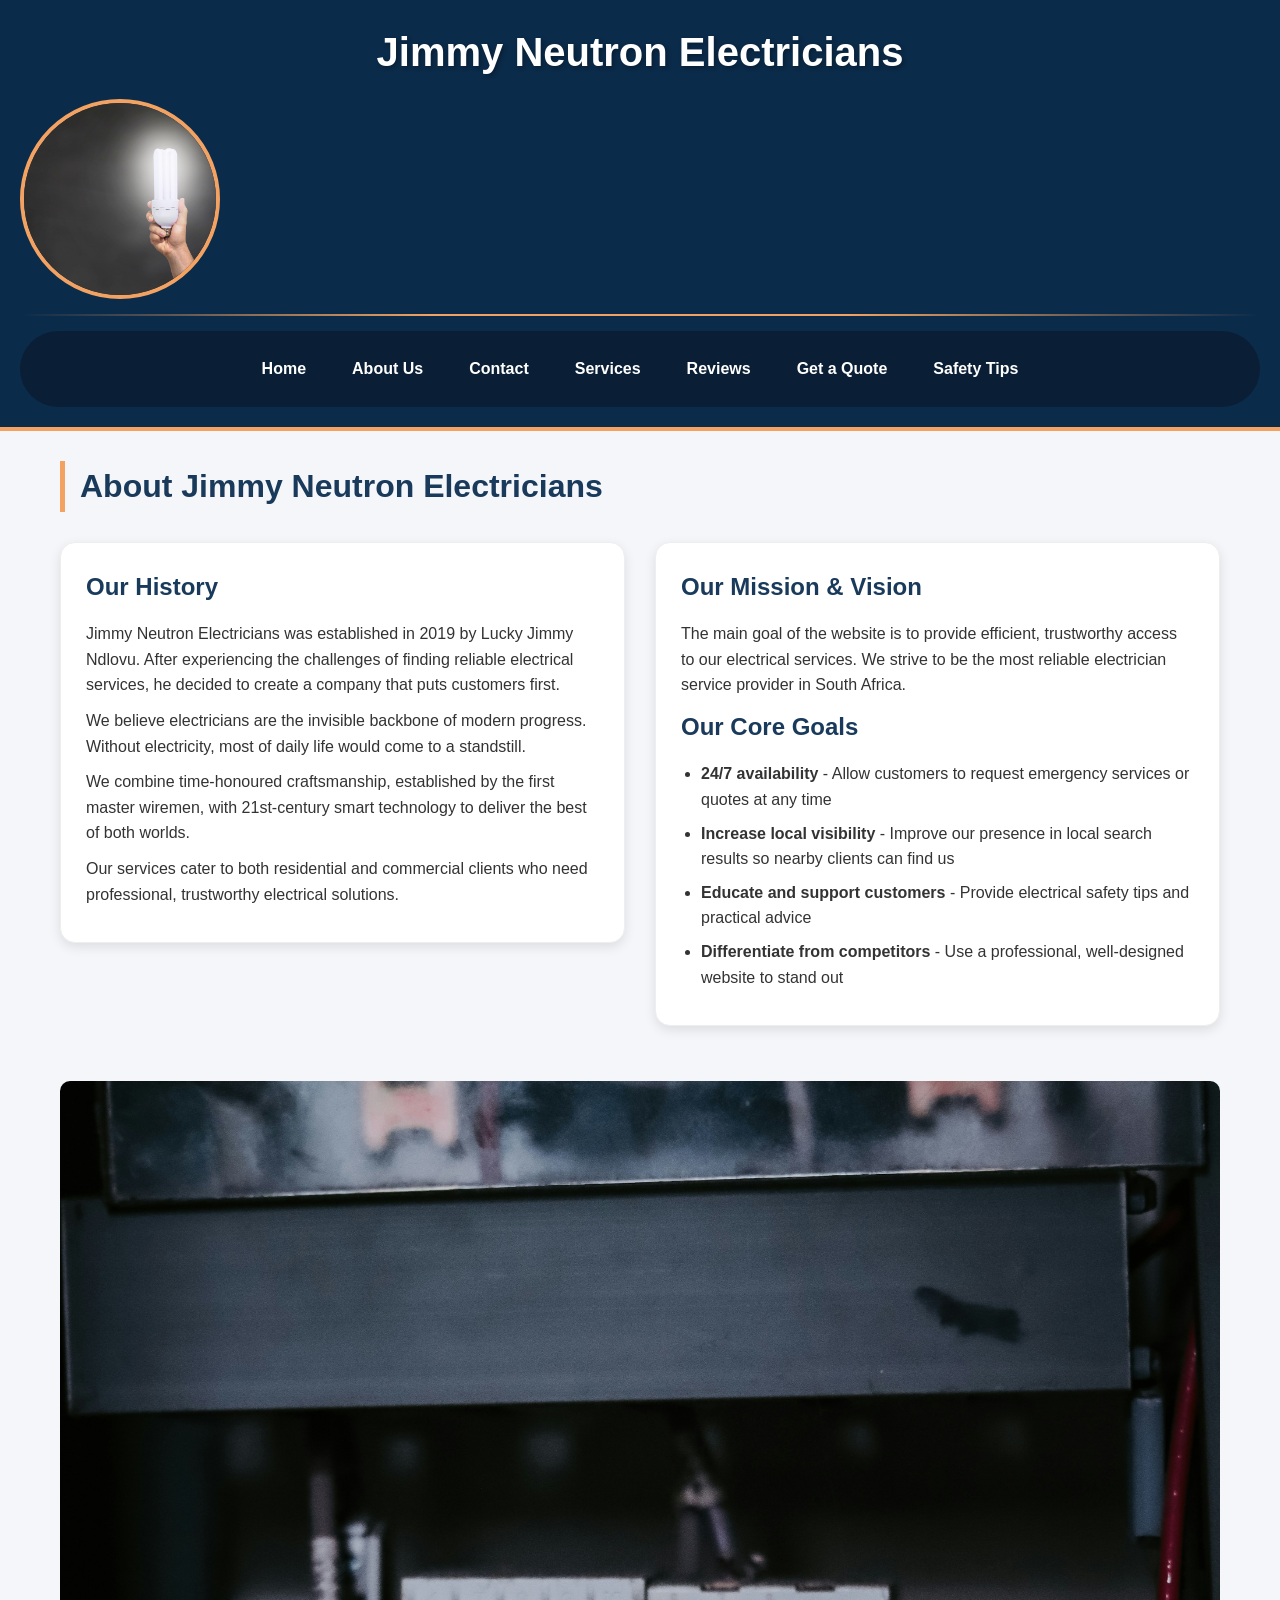
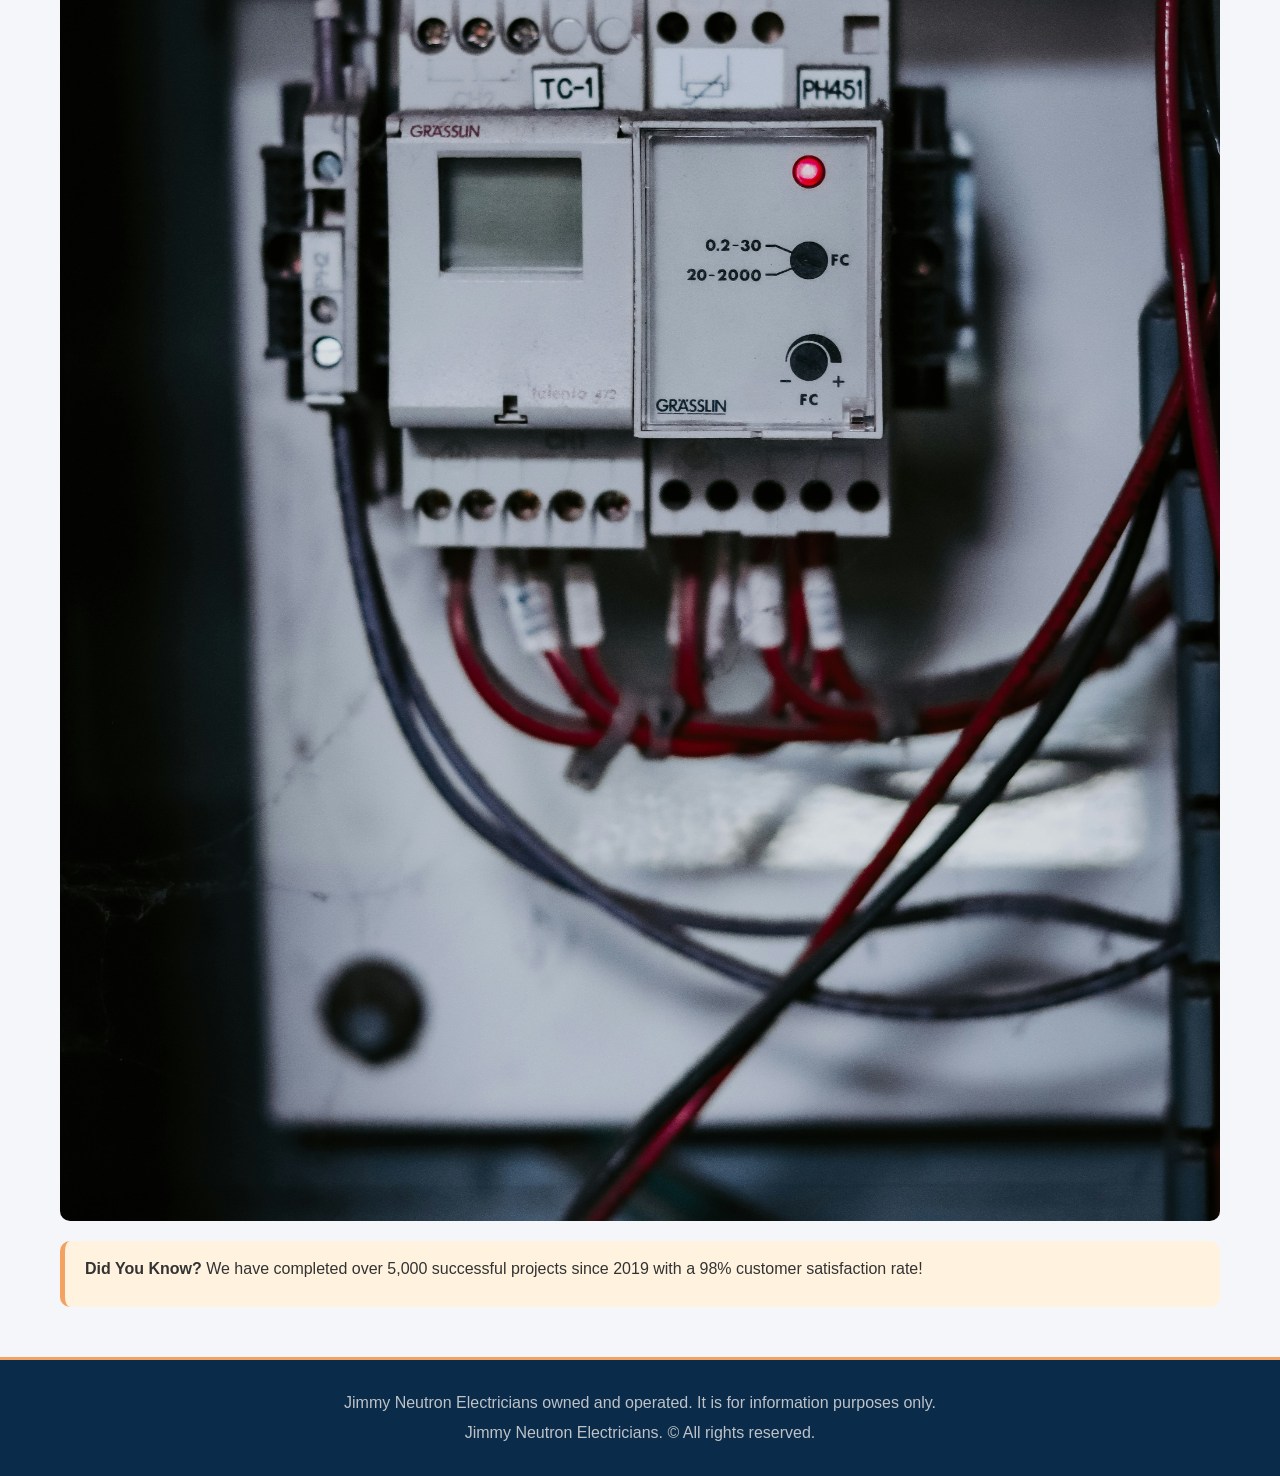
<file: about.html>
<!DOCTYPE html>
<html lang="en">
<head>
    <meta charset="UTF-8">
    <meta name="viewport" content="width=device-width, initial-scale=1.0">
    <meta name="description" content="Learn about Jimmy Neutron Electricians - licensed, experienced electricians serving South Africa since 2019.">
    <title>About Us | Jimmy Neutron Electricians</title>
    <link rel="stylesheet" href="css/style.css">
</head>
<body>
    <header>
        <h1>Jimmy Neutron Electricians</h1>
        <img
            src="img/fotorech-lamp-2663053_1920.jpg"
            alt="Jimmy Neutron Electricians Logo"
            width="200"
            height="200"
        >
        <hr>
        <nav>
            <a href="index.html">Home</a>
            <a href="about.html">About Us</a>
            <a href="contact.html">Contact</a>
            <a href="services.html">Services</a>
            <a href="review.html">Reviews</a>
            <a href="quote.html">Get a Quote</a>
            <a href="safety-tips.html">Safety Tips</a>
        </nav>
    </header>

    <main>
        <h2>About Jimmy Neutron Electricians</h2>
       
        <div class="two-column">
            <div>
                <div class="card">
                    <h3> Our History</h3>
                    <p>Jimmy Neutron Electricians was established in 2019 by Lucky Jimmy Ndlovu. After experiencing the challenges of finding reliable electrical services, he decided to create a company that puts customers first.</p>
                    <p>We believe electricians are the invisible backbone of modern progress. Without electricity, most of daily life would come to a standstill.</p>
                    <p>We combine time-honoured craftsmanship, established by the first master wiremen, with 21st-century smart technology to deliver the best of both worlds.</p>
                    <p>Our services cater to both residential and commercial clients who need professional, trustworthy electrical solutions.</p>
                </div>
            </div>
           
            <div>
                <div class="card">
                    <h3> Our Mission & Vision</h3>
                    <p>The main goal of the website is to provide efficient, trustworthy access to our electrical services. We strive to be the most reliable electrician service provider in South Africa.</p>
                   
                    <h3>Our Core Goals</h3>
                    <ul>
                        <li><strong>24/7 availability</strong> - Allow customers to request emergency services or quotes at any time</li>
                        <li><strong>Increase local visibility</strong> - Improve our presence in local search results so nearby clients can find us</li>
                        <li><strong>Educate and support customers</strong> - Provide electrical safety tips and practical advice</li>
                        <li><strong>Differentiate from competitors</strong> - Use a professional, well-designed website to stand out</li>
                    </ul>
                </div>
            </div>
        </div>

        <img
            src="img/price.jpg"
            alt="Electrical connection image"
            class="responsive-img"
        >

        <div class="quote-highlight">
            <p><strong>Did You Know?</strong> We have completed over 5,000 successful projects since 2019 with a 98% customer satisfaction rate!</p>
        </div>
    </main>

    <footer>
        <p>Jimmy Neutron Electricians owned and operated. It is for information purposes only.</p>
        <p>Jimmy Neutron Electricians. © All rights reserved.</p>
    </footer>

    <script src="js/script.js"></script>
</body>
</html>
</file>
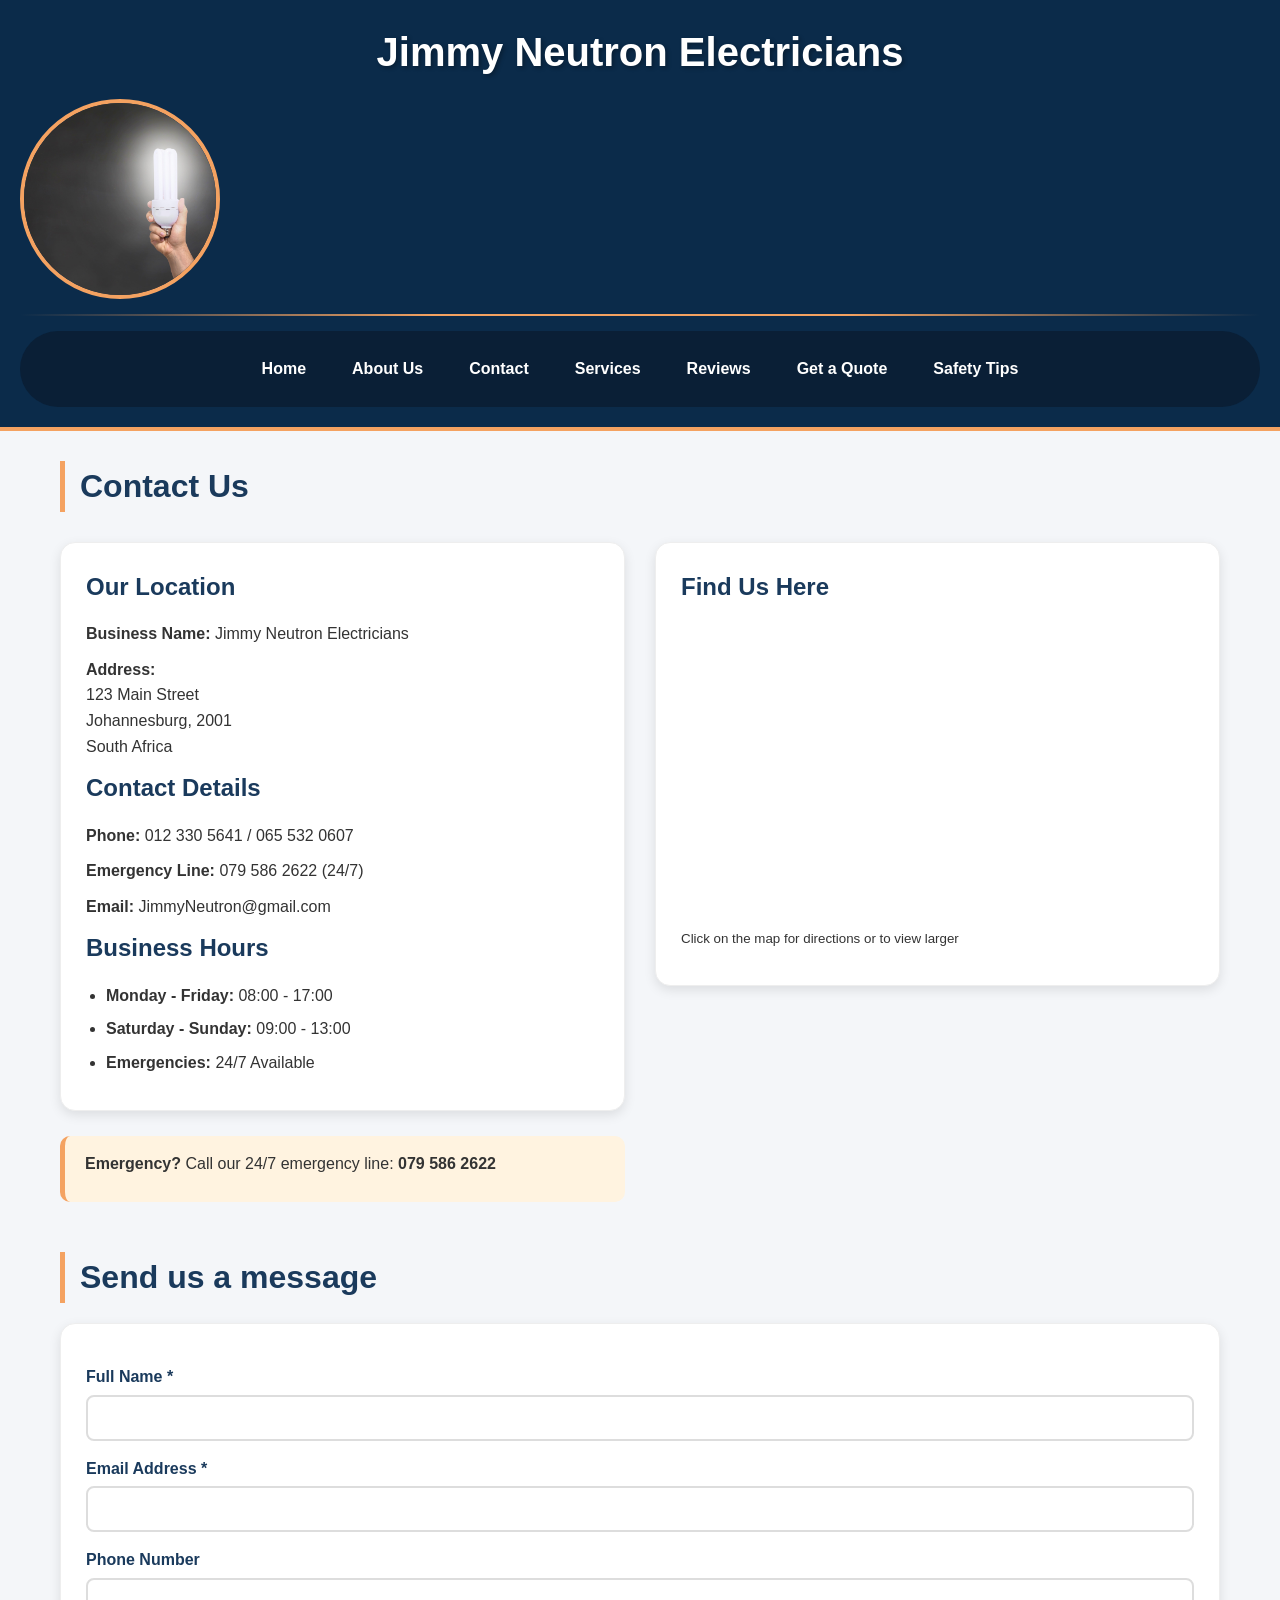
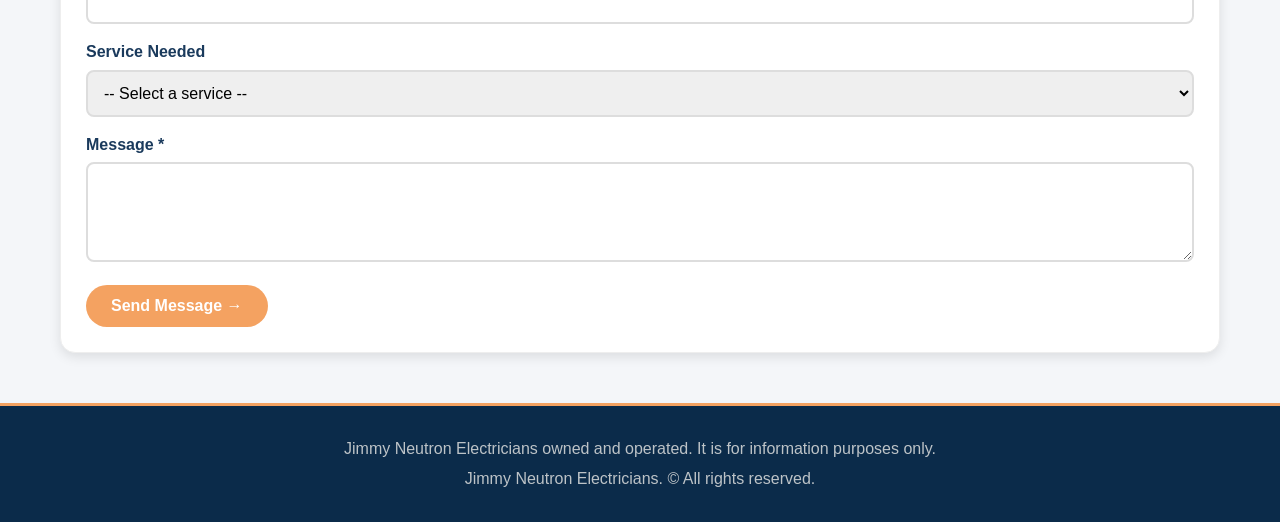
<file: contact.html>
<!DOCTYPE html>
<html lang="en">
<head>
    <meta charset="UTF-8">
    <meta name="viewport" content="width=device-width, initial-scale=1.0">
    <meta name="description" content="Contact Jimmy Neutron Electricians - Get in touch for electrical services, quotes, and emergency assistance in South Africa.">
    <title>Contact Us | Jimmy Neutron Electricians</title>
    <link rel="stylesheet" href="css/style.css">
</head>
<body>
    <header>
        <h1>Jimmy Neutron Electricians</h1>
        <img
            src="img/fotorech-lamp-2663053_1920.jpg"
            alt="Jimmy Neutron Electricians Logo"
            width="200"
            height="200"
        >
        <hr>
        <nav>
            <a href="index.html">Home</a>
            <a href="about.html">About Us</a>
            <a href="contact.html">Contact</a>
            <a href="services.html">Services</a>
            <a href="review.html">Reviews</a>
            <a href="quote.html">Get a Quote</a>
            <a href="safety-tips.html">Safety Tips</a>
        </nav>
    </header>

    <main>
        <h2>Contact Us</h2>
       
        <div class="two-column">
            <!-- Left Column: Contact Info -->
            <div>
                <div class="card">
                    <h3> Our Location</h3>
                    <p><strong>Business Name:</strong> Jimmy Neutron Electricians</p>
                    <p><strong>Address:</strong><br>
                    123 Main Street<br>
                    Johannesburg, 2001<br>
                    South Africa</p>
                   
                    <h3> Contact Details</h3>
                    <p><strong>Phone:</strong> 012 330 5641 / 065 532 0607</p>
                    <p><strong>Emergency Line:</strong> 079 586 2622 (24/7)</p>
                    <p><strong>Email:</strong> JimmyNeutron@gmail.com</p>
                   
                    <h3>Business Hours</h3>
                    <ul>
                        <li><strong>Monday - Friday:</strong> 08:00 - 17:00</li>
                        <li><strong>Saturday - Sunday:</strong> 09:00 - 13:00</li>
                        <li><strong>Emergencies:</strong> 24/7 Available</li>
                    </ul>
                </div>

                <div class="quote-highlight">
                    <p> <strong>Emergency?</strong> Call our 24/7 emergency line: <strong>079 586 2622</strong></p>
                </div>
            </div>

            <!-- Right Column: Google Map -->
            <div>
                <div class="card">
                    <h3> Find Us Here</h3>
                    <div class="map-container">
                        <iframe
                            src="https://www.google.com/maps/embed?pb=!1m18!1m12!1m3!1d3581.234567890123!2d28.047305!3d-26.195246!2m3!1f0!2f0!3f0!3m2!1i1024!2i768!4f13.1!3m3!1m2!1s0x1e950c1a5c9a6b6b%3A0x2b3a8f8c9e5a6b7c!2sJohannesburg%2C%20South%20Africa!5e0!3m2!1sen!2sza!4v1700000000000!5m2!1sen!2sza"
                            width="100%"
                            height="100%"
                            style="border:0;"
                            allowfullscreen=""
                            loading="lazy">
                        </iframe>
                    </div>
                    <p><small> Click on the map for directions or to view larger</small></p>
                </div>
            </div>
        </div>

        <!-- Contact Form with Validation -->
        <h2>Send us a message</h2>
        <div class="card">
            <form id="contactForm" action="#" method="post">
                <label for="name">Full Name *</label>
                <input type="text" id="name" name="name" required>
               
                <label for="email">Email Address *</label>
                <input type="email" id="email" name="email" required>
               
                <label for="phone">Phone Number</label>
                <input type="tel" id="phone" name="phone">
               
                <label for="service">Service Needed</label>
                <select id="service" name="service">
                    <option value="">-- Select a service --</option>
                    <option value="repairs">Repairs & Maintenance</option>
                    <option value="installations">New Installations</option>
                    <option value="lighting">Lighting Solutions</option>
                    <option value="upgrades">Electrical Upgrades</option>
                    <option value="emergency">Emergency Service</option>
                    <option value="quote">Request a Quote</option>
                </select>
               
                <label for="message">Message *</label>
                <textarea id="message" name="message" rows="4" required></textarea>
               
                <button type="submit" class="btn">Send Message →</button>
            </form>
        </div>
    </main>

    <footer>
        <p>Jimmy Neutron Electricians owned and operated. It is for information purposes only.</p>
        <p>Jimmy Neutron Electricians. © All rights reserved.</p>
    </footer>

    <script src="js/script.js"></script>
</body>
</html>
</file>
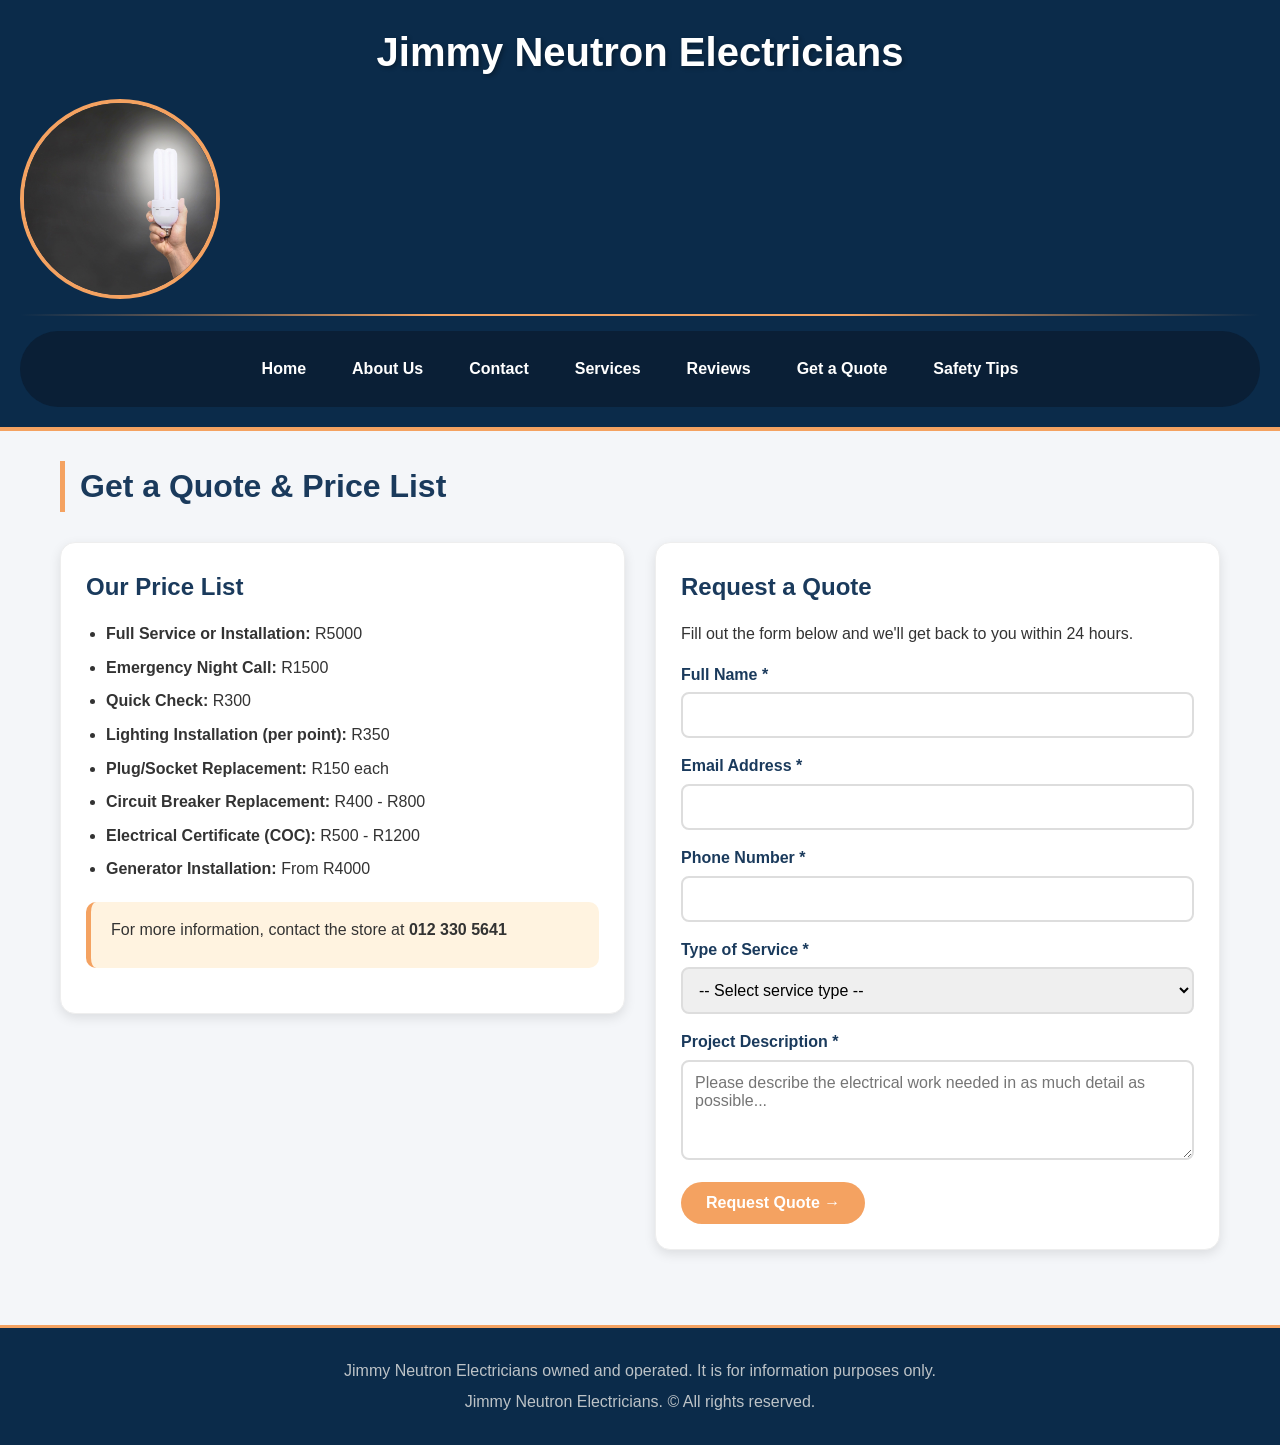
<file: quote.html>
<!DOCTYPE html>
<html lang="en">
<head>
    <meta charset="UTF-8">
    <meta name="viewport" content="width=device-width, initial-scale=1.0">
    <meta name="description" content="Get a free quote for electrical services from Jimmy Neutron Electricians. View our price list and request a quote online.">
    <title>Get a Quote | Jimmy Neutron Electricians</title>
    <link rel="stylesheet" href="css/style.css">
</head>
<body>
    <header>
        <h1>Jimmy Neutron Electricians</h1>
        <img
            src="img/fotorech-lamp-2663053_1920.jpg"
            alt="Jimmy Neutron Electricians Logo"
            width="200"
            height="200"
        >
        <hr>
        <nav>
            <a href="index.html">Home</a>
            <a href="about.html">About Us</a>
            <a href="contact.html">Contact</a>
            <a href="services.html">Services</a>
            <a href="review.html">Reviews</a>
            <a href="quote.html">Get a Quote</a>
            <a href="safety-tips.html">Safety Tips</a>
        </nav>
    </header>

    <main>
        <h2>Get a Quote & Price List</h2>
       
        <div class="two-column">
            <!-- Left Column: Price List -->
            <div>
                <div class="card">
                    <h3> Our Price List</h3>
                    <ul>
                        <li><strong>Full Service or Installation:</strong> R5000</li>
                        <li><strong>Emergency Night Call:</strong> R1500</li>
                        <li><strong>Quick Check:</strong> R300</li>
                        <li><strong>Lighting Installation (per point):</strong> R350</li>
                        <li><strong>Plug/Socket Replacement:</strong> R150 each</li>
                        <li><strong>Circuit Breaker Replacement:</strong> R400 - R800</li>
                        <li><strong>Electrical Certificate (COC):</strong> R500 - R1200</li>
                        <li><strong>Generator Installation:</strong> From R4000</li>
                    </ul>
                    <div class="quote-highlight">
                        <p> For more information, contact the store at <strong>012 330 5641</strong></p>
                    </div>
                </div>
            </div>

            <!-- Right Column: Quote Form -->
            <div>
                <div class="card">
                    <h3> Request a Quote</h3>
                    <p>Fill out the form below and we'll get back to you within 24 hours.</p>
                   
                    <form id="quoteForm" action="#" method="post">
                        <label for="fullname">Full Name *</label>
                        <input type="text" id="fullname" name="fullname" required>
                       
                        <label for="email">Email Address *</label>
                        <input type="email" id="email" name="email" required>
                       
                        <label for="phone">Phone Number *</label>
                        <input type="tel" id="phone" name="phone" required>
                       
                        <label for="service-type">Type of Service *</label>
                        <select id="service-type" name="service-type" required>
                            <option value="">-- Select service type --</option>
                            <option value="repairs">Electrical Repairs</option>
                            <option value="installations">New Installations</option>
                            <option value="lighting">Lighting Installation/Upgrade</option>
                            <option value="panel">Panel/DB Board Upgrade</option>
                            <option value="wiring">Complete Rewiring</option>
                            <option value="inspection">Safety Inspection/CoC</option>
                            <option value="emergency">Emergency Service</option>
                            <option value="other">Other</option>
                        </select>
                       
                        <label for="description">Project Description *</label>
                        <textarea id="description" name="description" rows="4" placeholder="Please describe the electrical work needed in as much detail as possible..." required></textarea>
                       
                        <button type="submit" class="btn">Request Quote →</button>
                    </form>
                </div>
            </div>
        </div>
    </main>

    <footer>
        <p>Jimmy Neutron Electricians owned and operated. It is for information purposes only.</p>
        <p>Jimmy Neutron Electricians. © All rights reserved.</p>
    </footer>

    <script src="js/script.js"></script>
</body>
</html>
</file>
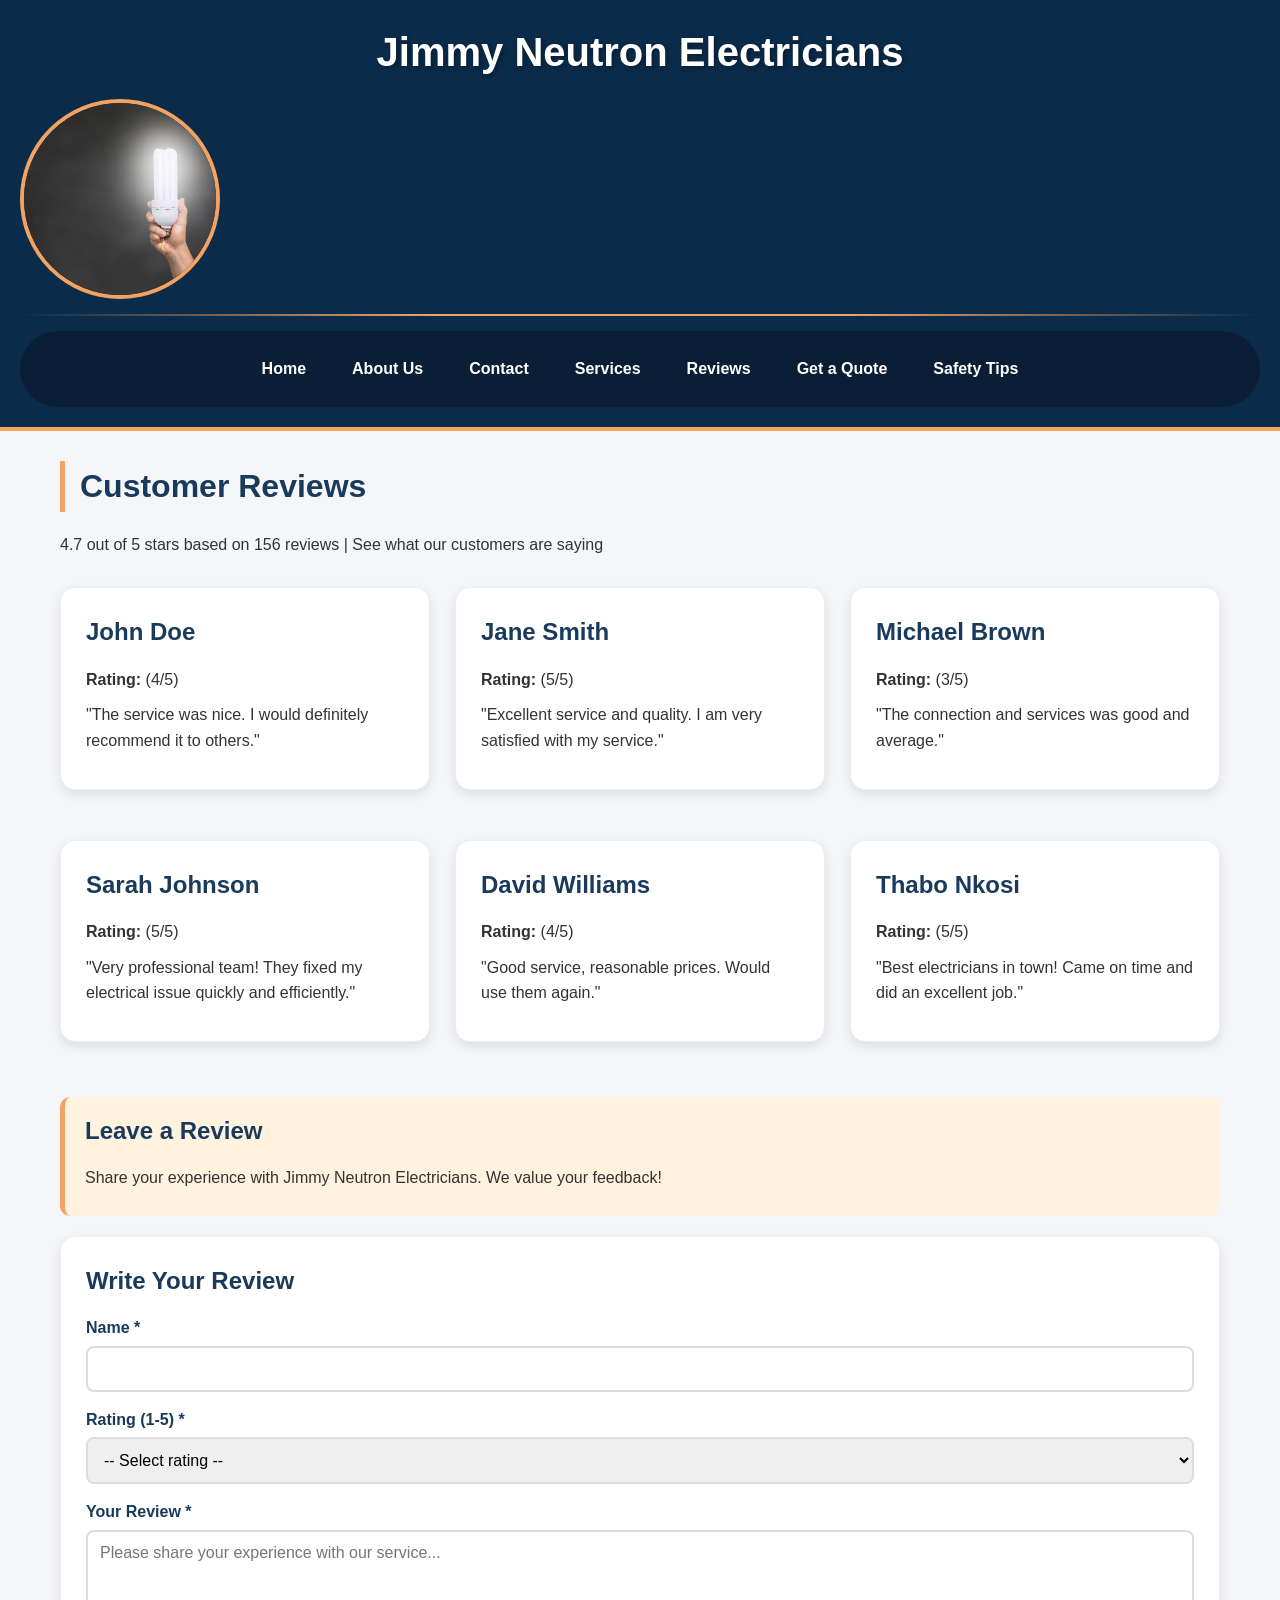
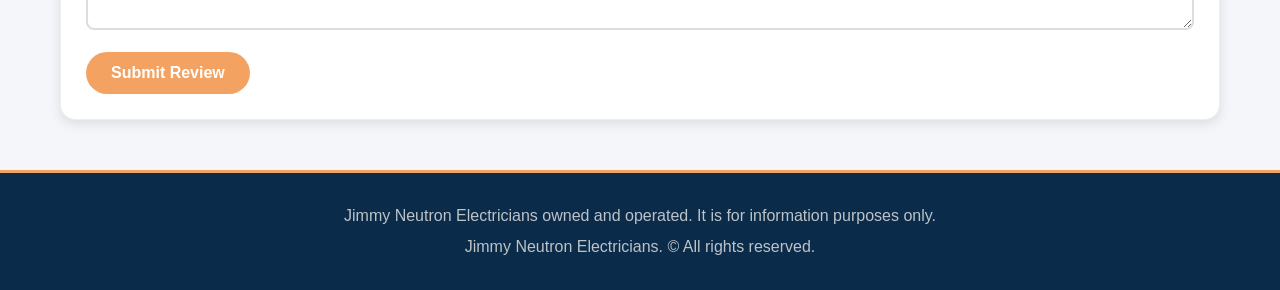
<file: review.html>
<!DOCTYPE html>
<html lang="en">
<head>
    <meta charset="UTF-8">
    <meta name="viewport" content="width=device-width, initial-scale=1.0">
    <meta name="description" content="Read customer reviews for Jimmy Neutron Electricians. See what our clients say about our electrical services.">
    <title>Customer Reviews | Jimmy Neutron Electricians</title>
    <link rel="stylesheet" href="css/style.css">
</head>
<body>
    <header>
        <h1>Jimmy Neutron Electricians</h1>
        <img
            src="img/fotorech-lamp-2663053_1920.jpg"
            alt="Jimmy Neutron Electricians Logo"
            width="200"
            height="200"
        >
        <hr>
        <nav>
            <a href="index.html">Home</a>
            <a href="about.html">About Us</a>
            <a href="contact.html">Contact</a>
            <a href="services.html">Services</a>
            <a href="review.html">Reviews</a>
            <a href="quote.html">Get a Quote</a>
            <a href="safety-tips.html">Safety Tips</a>
        </nav>
    </header>

    <main>
        <h2>Customer Reviews</h2>
        <p> 4.7 out of 5 stars based on 156 reviews | See what our customers are saying</p>

        <!-- Grid Layout for Reviews -->
        <div class="grid-container">
            <div class="card">
                <h3>John Doe</h3>
                <p><strong>Rating:</strong>  (4/5)</p>
                <p>"The service was nice. I would definitely recommend it to others."</p>
            </div>
           
            <div class="card">
                <h3>Jane Smith</h3>
                <p><strong>Rating:</strong> (5/5)</p>
                <p>"Excellent service and quality. I am very satisfied with my service."</p>
            </div>
           
            <div class="card">
                <h3>Michael Brown</h3>
                <p><strong>Rating:</strong> (3/5)</p>
                <p>"The connection and services was good and average."</p>
            </div>
           
            <div class="card">
                <h3>Sarah Johnson</h3>
                <p><strong>Rating:</strong>  (5/5)</p>
                <p>"Very professional team! They fixed my electrical issue quickly and efficiently."</p>
            </div>
           
            <div class="card">
                <h3>David Williams</h3>
                <p><strong>Rating:</strong>  (4/5)</p>
                <p>"Good service, reasonable prices. Would use them again."</p>
            </div>
           
            <div class="card">
                <h3>Thabo Nkosi</h3>
                <p><strong>Rating:</strong> (5/5)</p>
                <p>"Best electricians in town! Came on time and did an excellent job."</p>
            </div>
        </div>

        <!-- Review Form -->
        <div class="quote-highlight">
            <h3> Leave a Review</h3>
            <p>Share your experience with Jimmy Neutron Electricians. We value your feedback!</p>
        </div>

        <div class="card">
            <h3>Write Your Review</h3>
            <form id="reviewForm" action="#" method="post">
                <label for="review-name">Name *</label>
                <input type="text" id="review-name" name="name" required>
               
                <label for="review-rating">Rating (1-5) *</label>
                <select id="review-rating" name="rating" required>
                    <option value="">-- Select rating --</option>
                    <option value="5">(5/5) - Excellent</option>
                    <option value="4"> (4/5) - Very Good</option>
                    <option value="3"> (3/5) - Average</option>
                    <option value="2"> (2/5) - Poor</option>
                    <option value="1"> (1/5) - Very Poor</option>
                </select>
               
                <label for="review-text">Your Review *</label>
                <textarea id="review-text" name="review" rows="4" placeholder="Please share your experience with our service..." required></textarea>
               
                <button type="submit" class="btn">Submit Review</button>
            </form>
        </div>
    </main>

    <footer>
        <p>Jimmy Neutron Electricians owned and operated. It is for information purposes only.</p>
        <p>Jimmy Neutron Electricians. © All rights reserved.</p>
    </footer>

    <script src="js/script.js"></script>
</body>
</html>
</file>
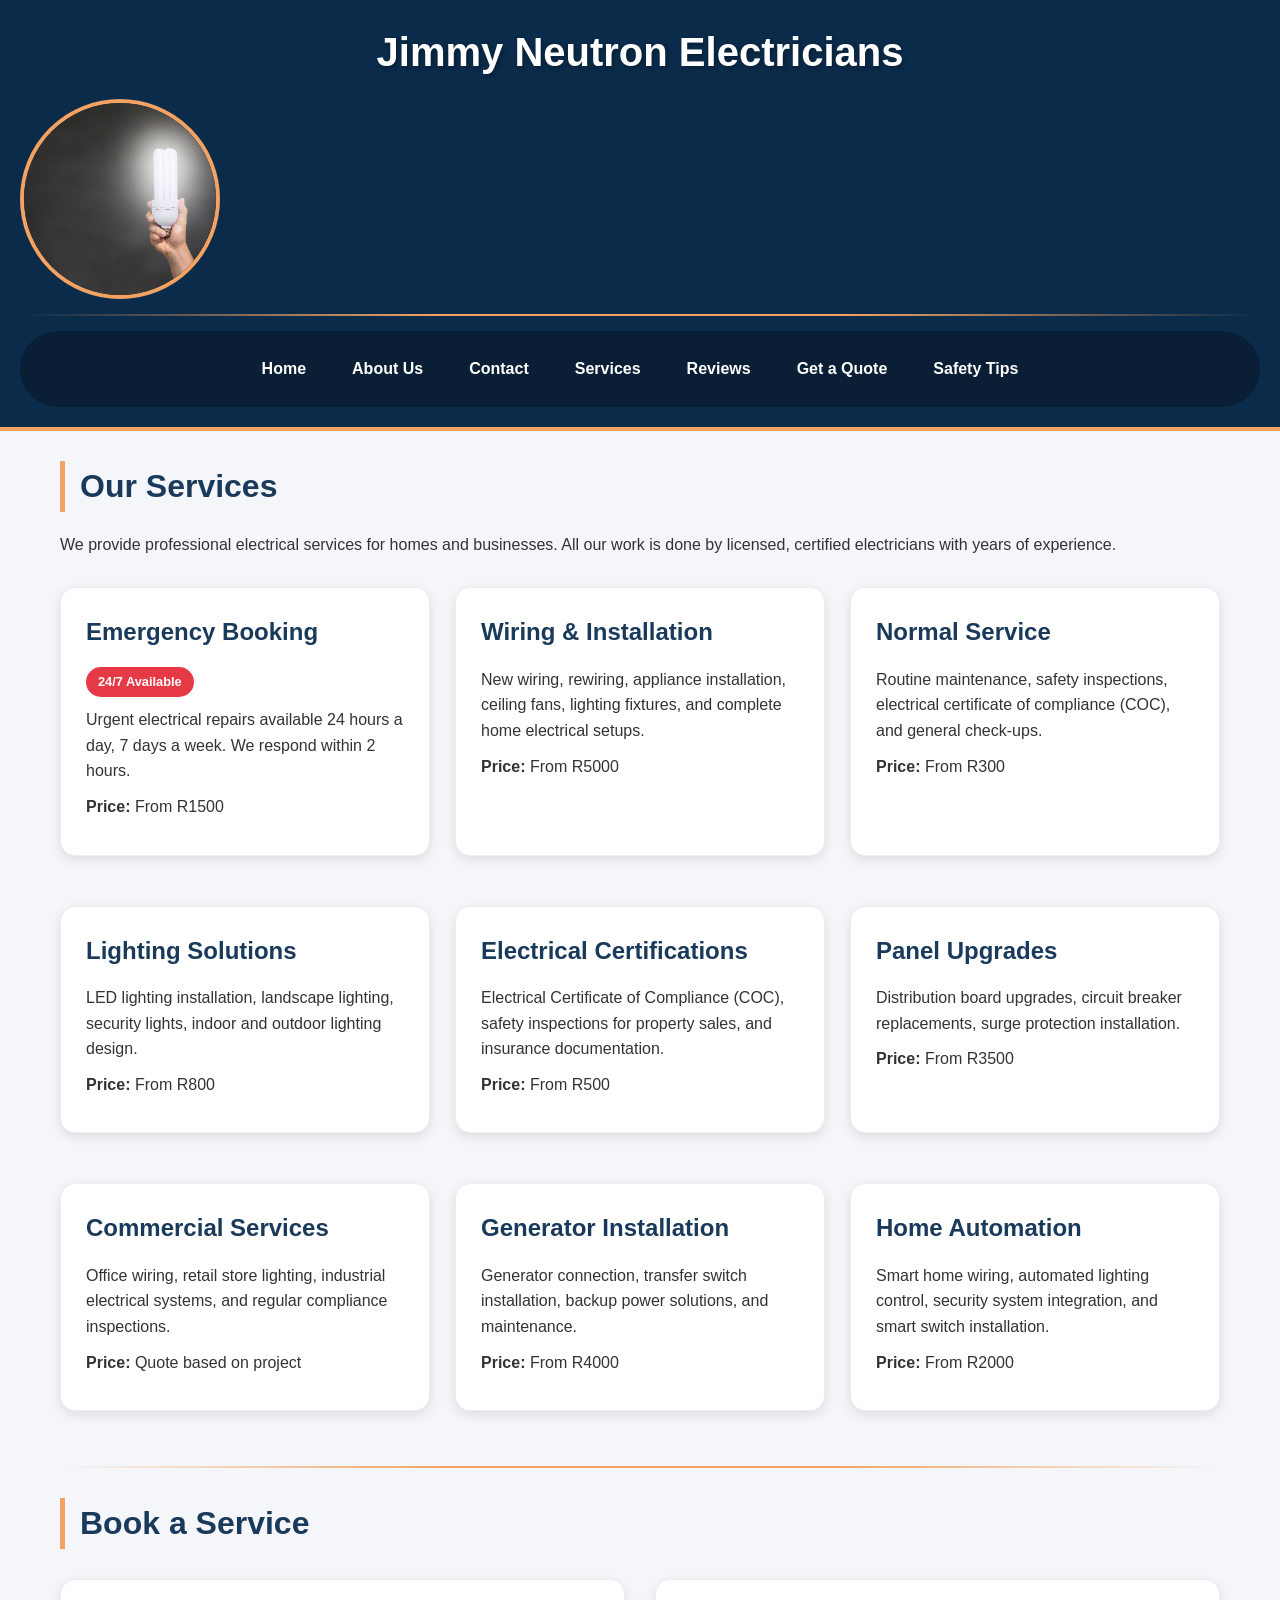
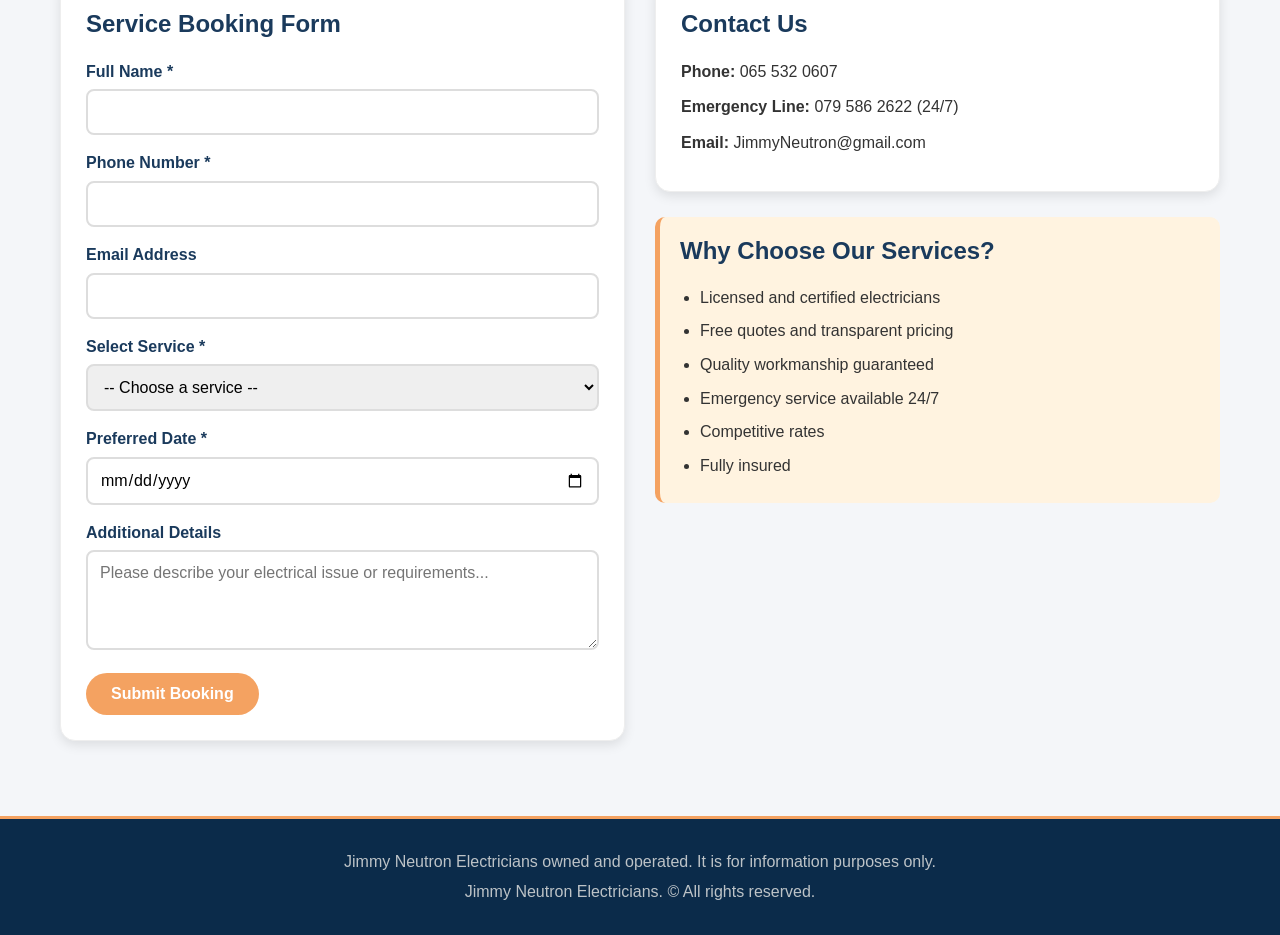
<file: services.html>
<!DOCTYPE html>
<html lang="en">
<head>
    <meta charset="UTF-8">
    <meta name="viewport" content="width=device-width, initial-scale=1.0">
    <meta name="description" content="Professional electrical services from Jimmy Neutron Electricians. Emergency repairs, wiring installations, maintenance, and more.">
    <title>Services | Jimmy Neutron Electricians</title>
    <link rel="stylesheet" href="css/style.css">
</head>
<body>
    <header>
        <h1>Jimmy Neutron Electricians</h1>
        <img
            src="img/fotorech-lamp-2663053_1920.jpg"
            alt="Jimmy Neutron Electricians Logo"
            width="200"
            height="200"
        >
        <hr>
        <nav>
            <a href="index.html">Home</a>
            <a href="about.html">About Us</a>
            <a href="contact.html">Contact</a>
            <a href="services.html">Services</a>
            <a href="review.html">Reviews</a>
            <a href="quote.html">Get a Quote</a>
            <a href="safety-tips.html">Safety Tips</a>
        </nav>
    </header>

    <main>
        <h2>Our Services</h2>
        <p>We provide professional electrical services for homes and businesses. All our work is done by licensed, certified electricians with years of experience.</p>

        <!-- Grid Layout for Services -->
        <div class="grid-container">
            <div class="card">
                <h3> Emergency Booking</h3>
                <p><span class="emergency-badge">24/7 Available</span></p>
                <p>Urgent electrical repairs available 24 hours a day, 7 days a week. We respond within 2 hours.</p>
                <p><strong>Price:</strong> From R1500</p>
            </div>
           
            <div class="card">
                <h3> Wiring & Installation</h3>
                <p>New wiring, rewiring, appliance installation, ceiling fans, lighting fixtures, and complete home electrical setups.</p>
                <p><strong>Price:</strong> From R5000</p>
            </div>
           
            <div class="card">
                <h3> Normal Service</h3>
                <p>Routine maintenance, safety inspections, electrical certificate of compliance (COC), and general check-ups.</p>
                <p><strong>Price:</strong> From R300</p>
            </div>
           
            <div class="card">
                <h3> Lighting Solutions</h3>
                <p>LED lighting installation, landscape lighting, security lights, indoor and outdoor lighting design.</p>
                <p><strong>Price:</strong> From R800</p>
            </div>
           
            <div class="card">
                <h3> Electrical Certifications</h3>
                <p>Electrical Certificate of Compliance (COC), safety inspections for property sales, and insurance documentation.</p>
                <p><strong>Price:</strong> From R500</p>
            </div>
           
            <div class="card">
                <h3>Panel Upgrades</h3>
                <p>Distribution board upgrades, circuit breaker replacements, surge protection installation.</p>
                <p><strong>Price:</strong> From R3500</p>
            </div>
           
            <div class="card">
                <h3> Commercial Services</h3>
                <p>Office wiring, retail store lighting, industrial electrical systems, and regular compliance inspections.</p>
                <p><strong>Price:</strong> Quote based on project</p>
            </div>
           
            <div class="card">
                <h3> Generator Installation</h3>
                <p>Generator connection, transfer switch installation, backup power solutions, and maintenance.</p>
                <p><strong>Price:</strong> From R4000</p>
            </div>
           
            <div class="card">
                <h3> Home Automation</h3>
                <p>Smart home wiring, automated lighting control, security system integration, and smart switch installation.</p>
                <p><strong>Price:</strong> From R2000</p>
            </div>
        </div>

        <hr>

        <!-- Booking Form -->
        <h2>Book a Service</h2>
        <div class="two-column">
            <div>
                <div class="card">
                    <h3> Service Booking Form</h3>
                    <form id="bookingForm" action="#" method="post">
                        <label for="booking-name">Full Name *</label>
                        <input type="text" id="booking-name" name="name" required>
                       
                        <label for="booking-phone">Phone Number *</label>
                        <input type="tel" id="booking-phone" name="phone" required>
                       
                        <label for="booking-email">Email Address</label>
                        <input type="email" id="booking-email" name="email">
                       
                        <label for="booking-service">Select Service *</label>
                        <select id="booking-service" name="service" required>
                            <option value="">-- Choose a service --</option>
                            <option value="emergency">Emergency Booking (24/7) - R1500</option>
                            <option value="wiring">Wiring & Installation - R5000+</option>
                            <option value="normal">Normal Service - R300+</option>
                            <option value="lighting">Lighting Solutions - R800+</option>
                            <option value="certification">Electrical Certification - R500+</option>
                            <option value="panel">Panel Upgrade - R3500+</option>
                            <option value="commercial">Commercial Services - Quote Based</option>
                            <option value="generator">Generator Installation - R4000+</option>
                            <option value="automation">Home Automation - R2000+</option>
                        </select>
                       
                        <label for="booking-date">Preferred Date *</label>
                        <input type="date" id="booking-date" name="date" required>
                       
                        <label for="booking-details">Additional Details</label>
                        <textarea id="booking-details" name="details" rows="4" placeholder="Please describe your electrical issue or requirements..."></textarea>
                       
                        <button type="submit" class="btn">Submit Booking</button>
                    </form>
                </div>
            </div>
           
            <div>
                <div class="card">
                    <h3> Contact Us</h3>
                    <p><strong>Phone:</strong> 065 532 0607</p>
                    <p><strong>Emergency Line:</strong> 079 586 2622 (24/7)</p>
                    <p><strong>Email:</strong> JimmyNeutron@gmail.com</p>
                </div>

                <div class="quote-highlight">
                    <h3> Why Choose Our Services?</h3>
                    <ul>
                        <li>Licensed and certified electricians</li>
                        <li>Free quotes and transparent pricing</li>
                        <li>Quality workmanship guaranteed</li>
                        <li>Emergency service available 24/7</li>
                        <li>Competitive rates</li>
                        <li>Fully insured</li>
                    </ul>
                </div>
            </div>
        </div>
    </main>

    <footer>
        <p>Jimmy Neutron Electricians owned and operated. It is for information purposes only.</p>
        <p>Jimmy Neutron Electricians. © All rights reserved.</p>
    </footer>

    <script src="js/script.js"></script>
</body>
</html>
</file>
<file: css/style.css>
/*  BASE STYLES & CSS RESET */

* {
    margin: 0;
    padding: 0;
    box-sizing: border-box;
}

body {
    font-family: 'Segoe UI', Tahoma, Geneva, Verdana, sans-serif;
    font-size: 16px;
    line-height: 1.6;
    color: #333;
    background-color: #f4f6f9;
}

/* TYPOGRAPHY STYLES */

h1 {
    font-size: 2.5rem;
    font-weight: 700;
    color: white;
    text-align: center;
    margin-bottom: 15px;
    text-shadow: 2px 2px 4px rgba(0,0,0,0.3);
}

h2 {
    font-size: 2rem;
    font-weight: 600;
    margin: 30px 0 20px 0;
    color: #1a3a5c;
    border-left: 5px solid #f4a261;
    padding-left: 15px;
}

h3 {
    font-size: 1.5rem;
    font-weight: 600;
    margin: 0 0 15px 0;
    color: #1a3a5c;
}

p {
    margin-bottom: 10px;
}

a {
    text-decoration: none;
    color: #333;
}

ul {
    margin: 10px 0 10px 20px;
}

li {
    margin-bottom: 8px;
}

/* HEADER & NAVIGATION */

header {
    background-color: #0b2b4a;
    padding: 20px;
    text-align: center;
    border-bottom: 4px solid #f4a261;
}

header img {
    width: 200px;
    height: 200px;
    border-radius: 50%;
    border: 4px solid #f4a261;
    margin-top: 10px;
    transition: transform 0.3s ease;
    object-fit: cover;
}

header img:hover {
    transform: scale(1.05);
}

hr {
    border: none;
    height: 2px;
    background: linear-gradient(90deg, transparent, #f4a261, #f4a261, transparent);
    margin: 15px 0;
}

nav {
    background-color: #0a1f36;
    padding: 15px 20px;
    display: flex;
    flex-wrap: wrap;
    justify-content: center;
    gap: 10px;
    position: sticky;
    top: 0;
    z-index: 100;
    border-radius: 50px;
    margin-top: 10px;
}

nav a {
    color: white;
    padding: 10px 18px;
    font-weight: 600;
    border-radius: 25px;
    transition: all 0.3s ease;
}

nav a:hover {
    background-color: #f4a261;
    color: #0a1f36;
    transform: translateY(-2px);
}

nav a:focus {
    background-color: #f4a261;
    color: #0a1f36;
    outline: 2px solid white;
}

nav a:active {
    transform: translateY(1px);
}

/* MAIN LAYOUT */

main {
    max-width: 1200px;
    margin: 30px auto;
    padding: 0 20px;
}

/* Card styling */
.card {
    background: white;
    border-radius: 15px;
    padding: 25px;
    box-shadow: 0 4px 12px rgba(0,0,0,0.1);
    margin-bottom: 25px;
    transition: all 0.3s ease;
    border: 1px solid #eee;
}

.card:hover {
    transform: translateY(-5px);
    box-shadow: 0 8px 20px rgba(0,0,0,0.15);
}

/* Grid layout */
.grid-container {
    display: grid;
    grid-template-columns: repeat(auto-fit, minmax(300px, 1fr));
    gap: 25px;
    margin: 30px 0;
}

/* Two column layout */
.two-column {
    display: flex;
    flex-wrap: wrap;
    gap: 30px;
    margin: 30px 0;
}

.two-column > div {
    flex: 1;
    min-width: 280px;
}

/* FORM STYLES */

form {
    margin-top: 10px;
}

label {
    font-weight: 600;
    display: block;
    margin-top: 15px;
    margin-bottom: 5px;
    color: #1a3a5c;
}

input, textarea, select {
    width: 100%;
    padding: 12px;
    border: 2px solid #ddd;
    border-radius: 8px;
    font-size: 1rem;
    font-family: inherit;
    transition: all 0.3s ease;
}

input:focus, textarea:focus, select:focus {
    outline: none;
    border-color: #f4a261;
    box-shadow: 0 0 0 3px rgba(244,162,97,0.2);
}

textarea {
    resize: vertical;
}

/* Button styles */
.btn, button, input[type="submit"] {
    display: inline-block;
    background-color: #f4a261;
    color: white;
    border: none;
    padding: 12px 25px;
    font-size: 1rem;
    font-weight: bold;
    border-radius: 30px;
    cursor: pointer;
    transition: all 0.3s ease;
    text-align: center;
    margin-top: 15px;
    width: auto;
}

.btn:hover, button:hover, input[type="submit"]:hover {
    background-color: #e76f51;
    transform: scale(1.02);
}

.btn:active, button:active, input[type="submit"]:active {
    transform: scale(0.98);
}

/* IMAGES & MAP */

img {
    max-width: 100%;
    height: auto;
    display: block;
}

.responsive-img {
    width: 100%;
    height: auto;
    border-radius: 10px;
    margin: 20px 0;
}

iframe {
    width: 100%;
    border-radius: 10px;
    margin: 10px 0;
}

/* UTILITY CLASSES */

.quote-highlight {
    background: #fff3e0;
    border-left: 5px solid #f4a261;
    padding: 15px 20px;
    border-radius: 10px;
    margin: 20px 0;
}

.emergency-badge {
    background-color: #e63946;
    color: white;
    display: inline-block;
    padding: 5px 12px;
    border-radius: 20px;
    font-size: 0.8rem;
    font-weight: bold;
}

.map-container {
    position: relative;
    width: 100%;
    padding-bottom: 56.25%;
    height: 0;
    overflow: hidden;
    border-radius: 15px;
    margin: 15px 0;
}

.map-container iframe {
    position: absolute;
    top: 0;
    left: 0;
    width: 100%;
    height: 100%;
    border: 0;
}

/* JAVASCRIPT FEATURES */

/* Form Validation */
.error-field {
    border-color: #e63946 !important;
    background-color: #fff5f5 !important;
}

.error-message {
    color: #e63946;
    font-size: 0.9rem;
    margin-top: 5px;
    padding: 5px 10px;
    background-color: #fff0f0;
    border-radius: 5px;
    border-left: 3px solid #e63946;
}

.success-message {
    background-color: #d4edda;
    color: #155724;
    padding: 15px 20px;
    border-radius: 10px;
    margin-top: 20px;
    border: 2px solid #28a745;
    font-weight: 600;
}

/* Accordion */
.accordion-btn {
    background-color: #0b2b4a;
    color: white;
    cursor: pointer;
    padding: 15px 20px;
    width: 100%;
    border: none;
    text-align: left;
    font-size: 1.1rem;
    font-weight: 600;
    border-radius: 10px;
    transition: all 0.3s ease;
}

.accordion-btn:hover {
    background-color: #0a1f36;
}

.accordion-btn.active {
    background-color: #f4a261;
    color: #0a1f36;
}

.accordion-panel {
    padding: 15px 20px;
    background-color: #f8f9fa;
    border-radius: 0 0 10px 10px;
    margin-bottom: 15px;
}

/* Slider */
.slider-container {
    position: relative;
    max-width: 100%;
    margin: 20px 0;
    border-radius: 15px;
    overflow: hidden;
}

.slider-img {
    width: 100%;
    height: auto;
    border-radius: 10px;
}

/* FOOTER */

footer {
    background-color: #0b2b4a;
    color: #bdc3c7;
    text-align: center;
    padding: 25px;
    margin-top: 50px;
    border-top: 3px solid #f4a261;
}

footer p {
    margin: 5px 0;
    color: #bdc3c7;
}

footer hr {
    display: none;
}

/* RESPONSIVE DESIGN */

/* Tablet */
@media screen and (max-width: 1024px) {
    h1 {
        font-size: 2rem;
    }
   
    h2 {
        font-size: 1.7rem;
    }
   
    header img {
        width: 160px;
        height: 160px;
    }
}

/* Mobile */
@media screen and (max-width: 768px) {
    h1 {
        font-size: 1.5rem;
    }
   
    h2 {
        font-size: 1.3rem;
    }
   
    h3 {
        font-size: 1.2rem;
    }
   
    nav {
        padding: 10px;
        gap: 5px;
        border-radius: 30px;
    }
   
    nav a {
        padding: 6px 12px;
        font-size: 0.8rem;
    }
   
    .grid-container {
        grid-template-columns: 1fr;
        gap: 15px;
    }
   
    .two-column {
        flex-direction: column;
        gap: 20px;
    }
   
    header img {
        width: 120px;
        height: 120px;
    }
   
    main {
        padding: 0 15px;
        margin: 20px auto;
    }
   
    .card {
        padding: 15px;
    }
   
    .btn, button, input[type="submit"] {
        width: 100%;
    }
   
    iframe {
        height: 250px;
    }
}

/* Small Mobile */
@media screen and (max-width: 480px) {
    nav a {
        padding: 5px 10px;
        font-size: 0.7rem;
    }
   
    h1 {
        font-size: 1.2rem;
    }
   
    header img {
        width: 100px;
        height: 100px;
    }
   
    .card {
        padding: 12px;
    }
   
    iframe {
        height: 200px;
    }
}
</file>
